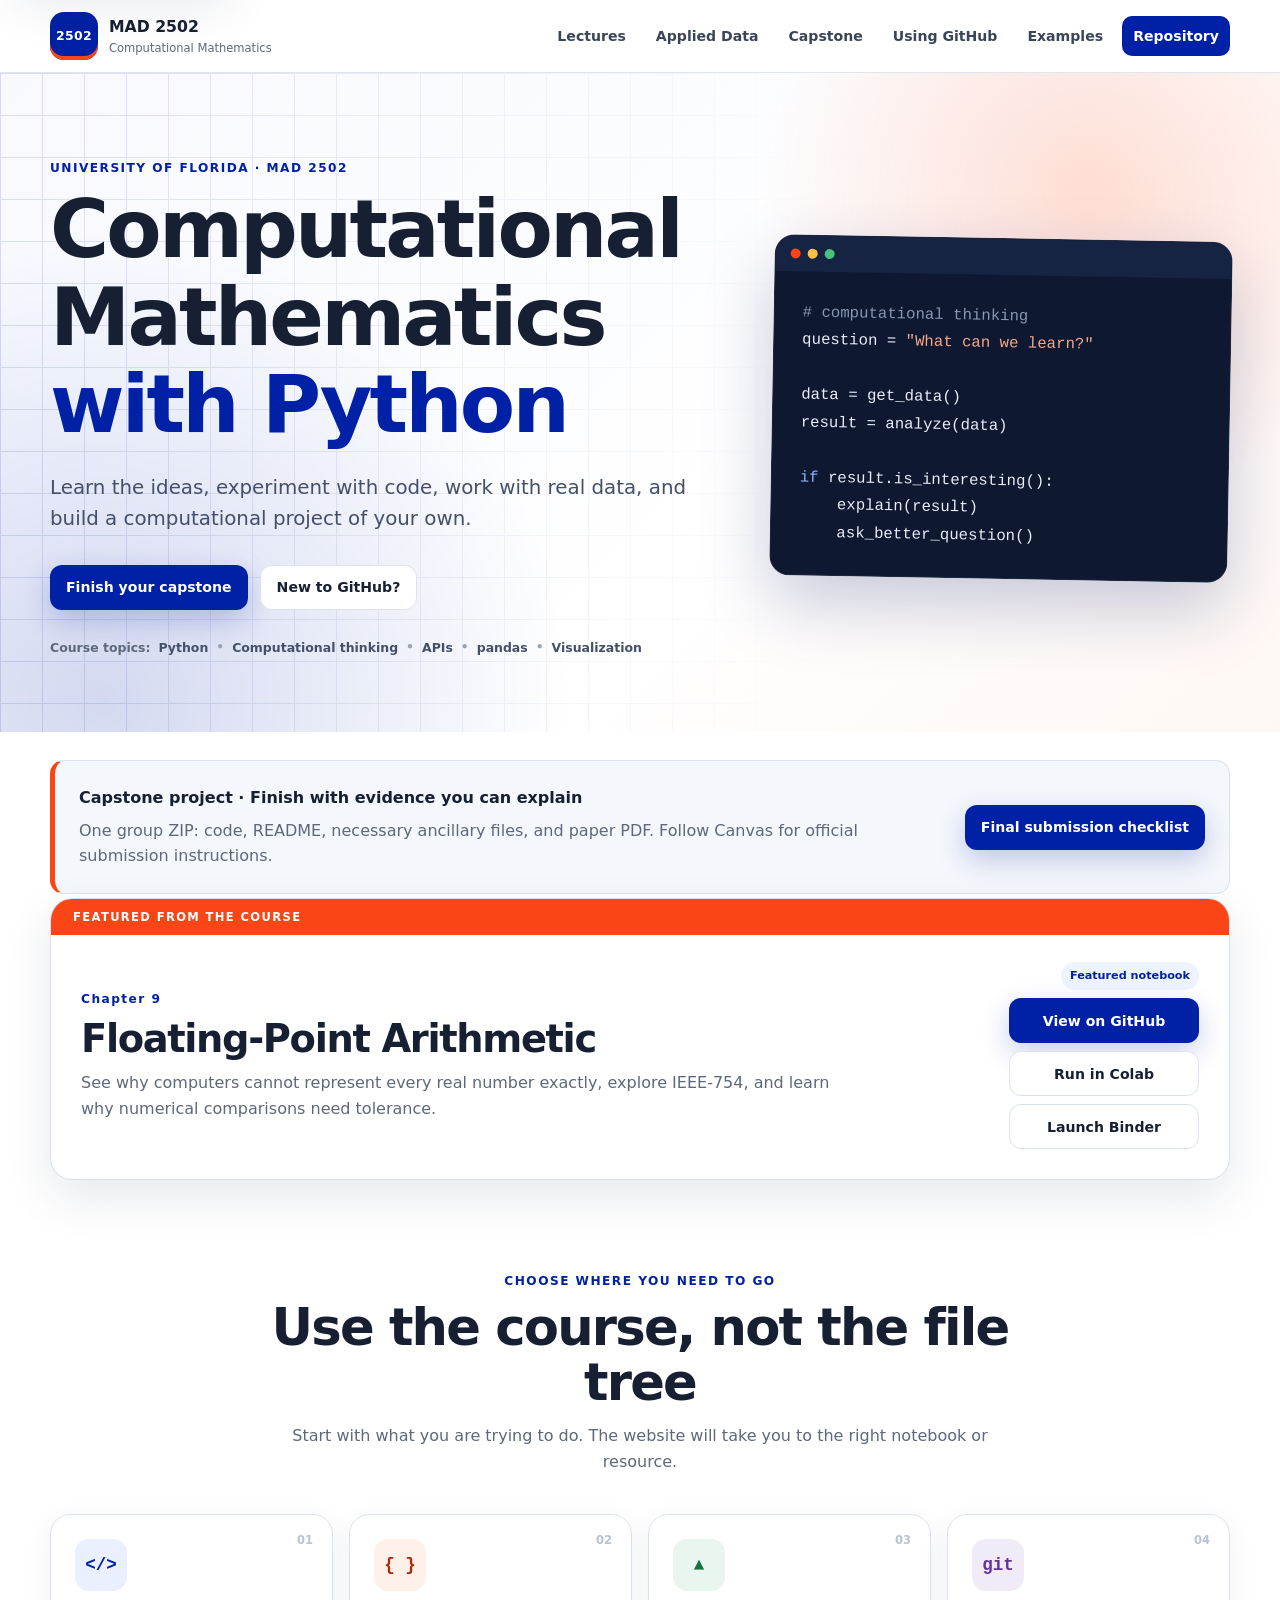
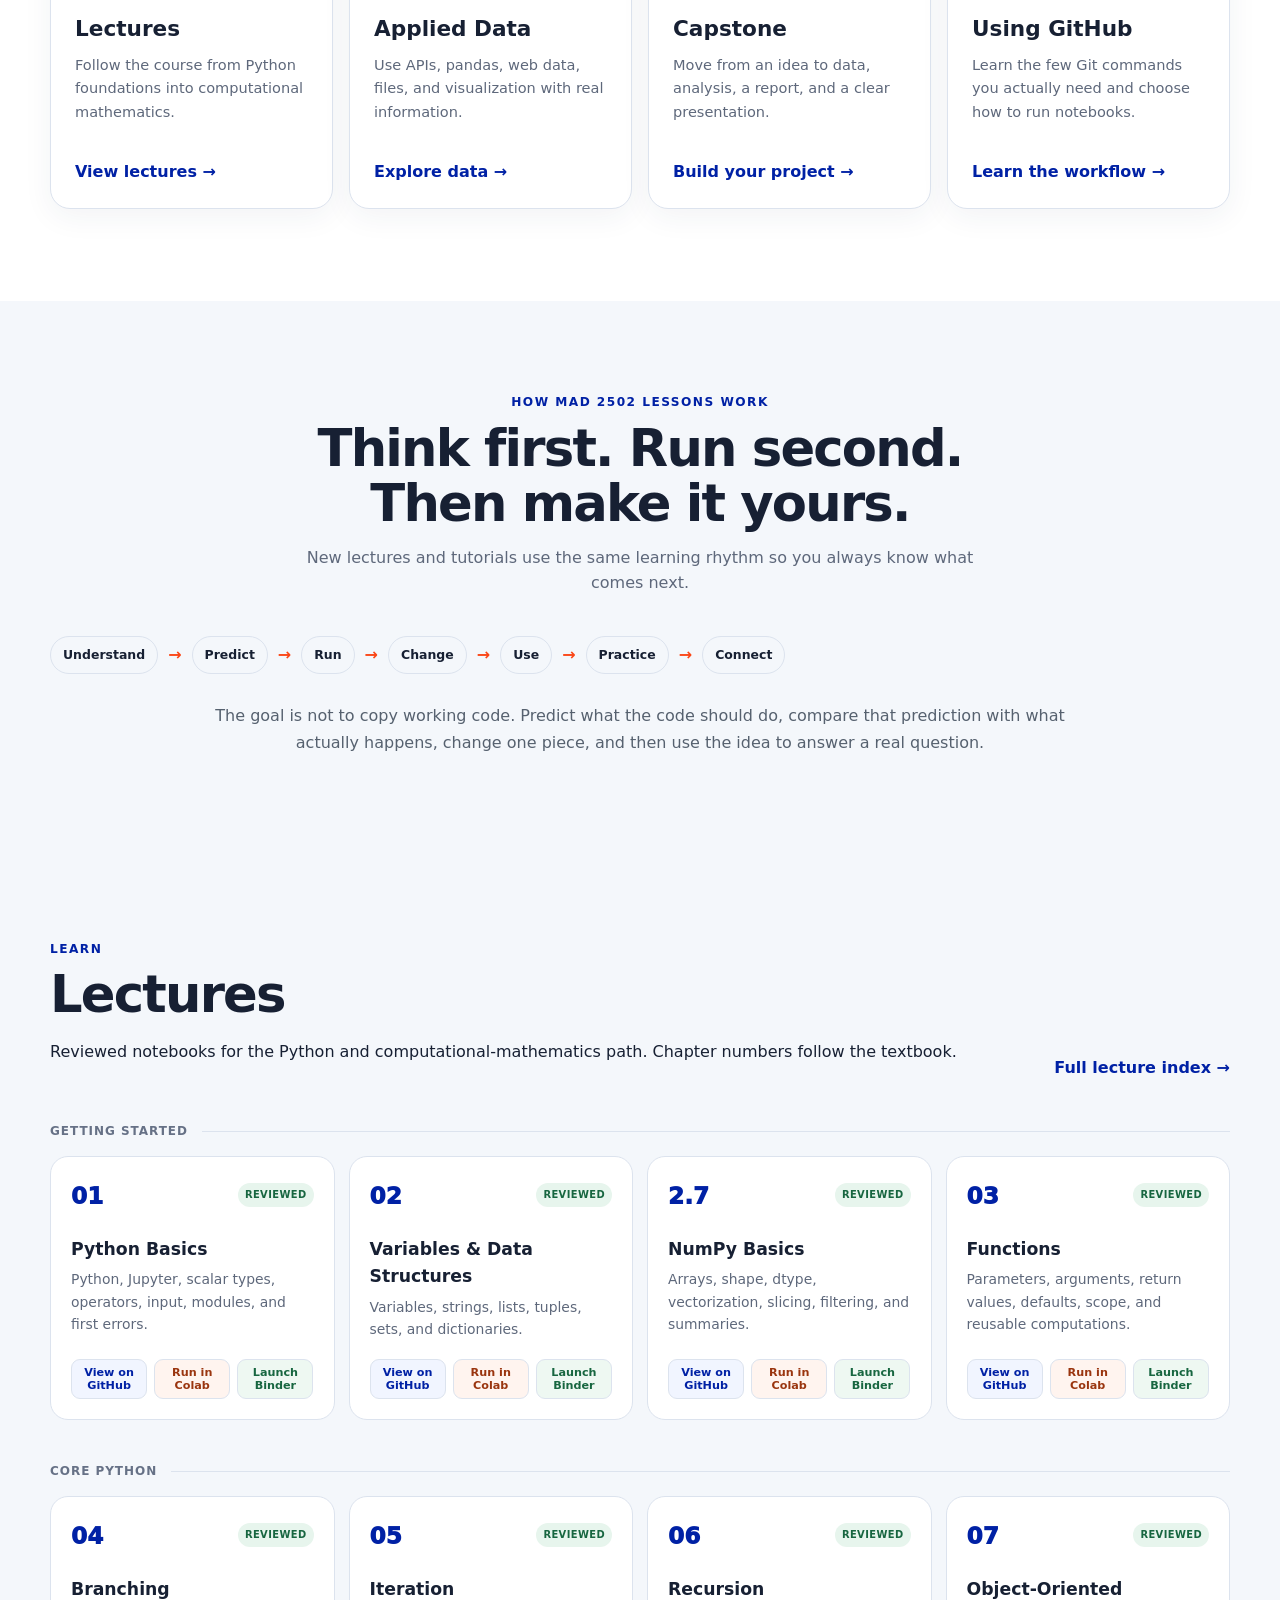
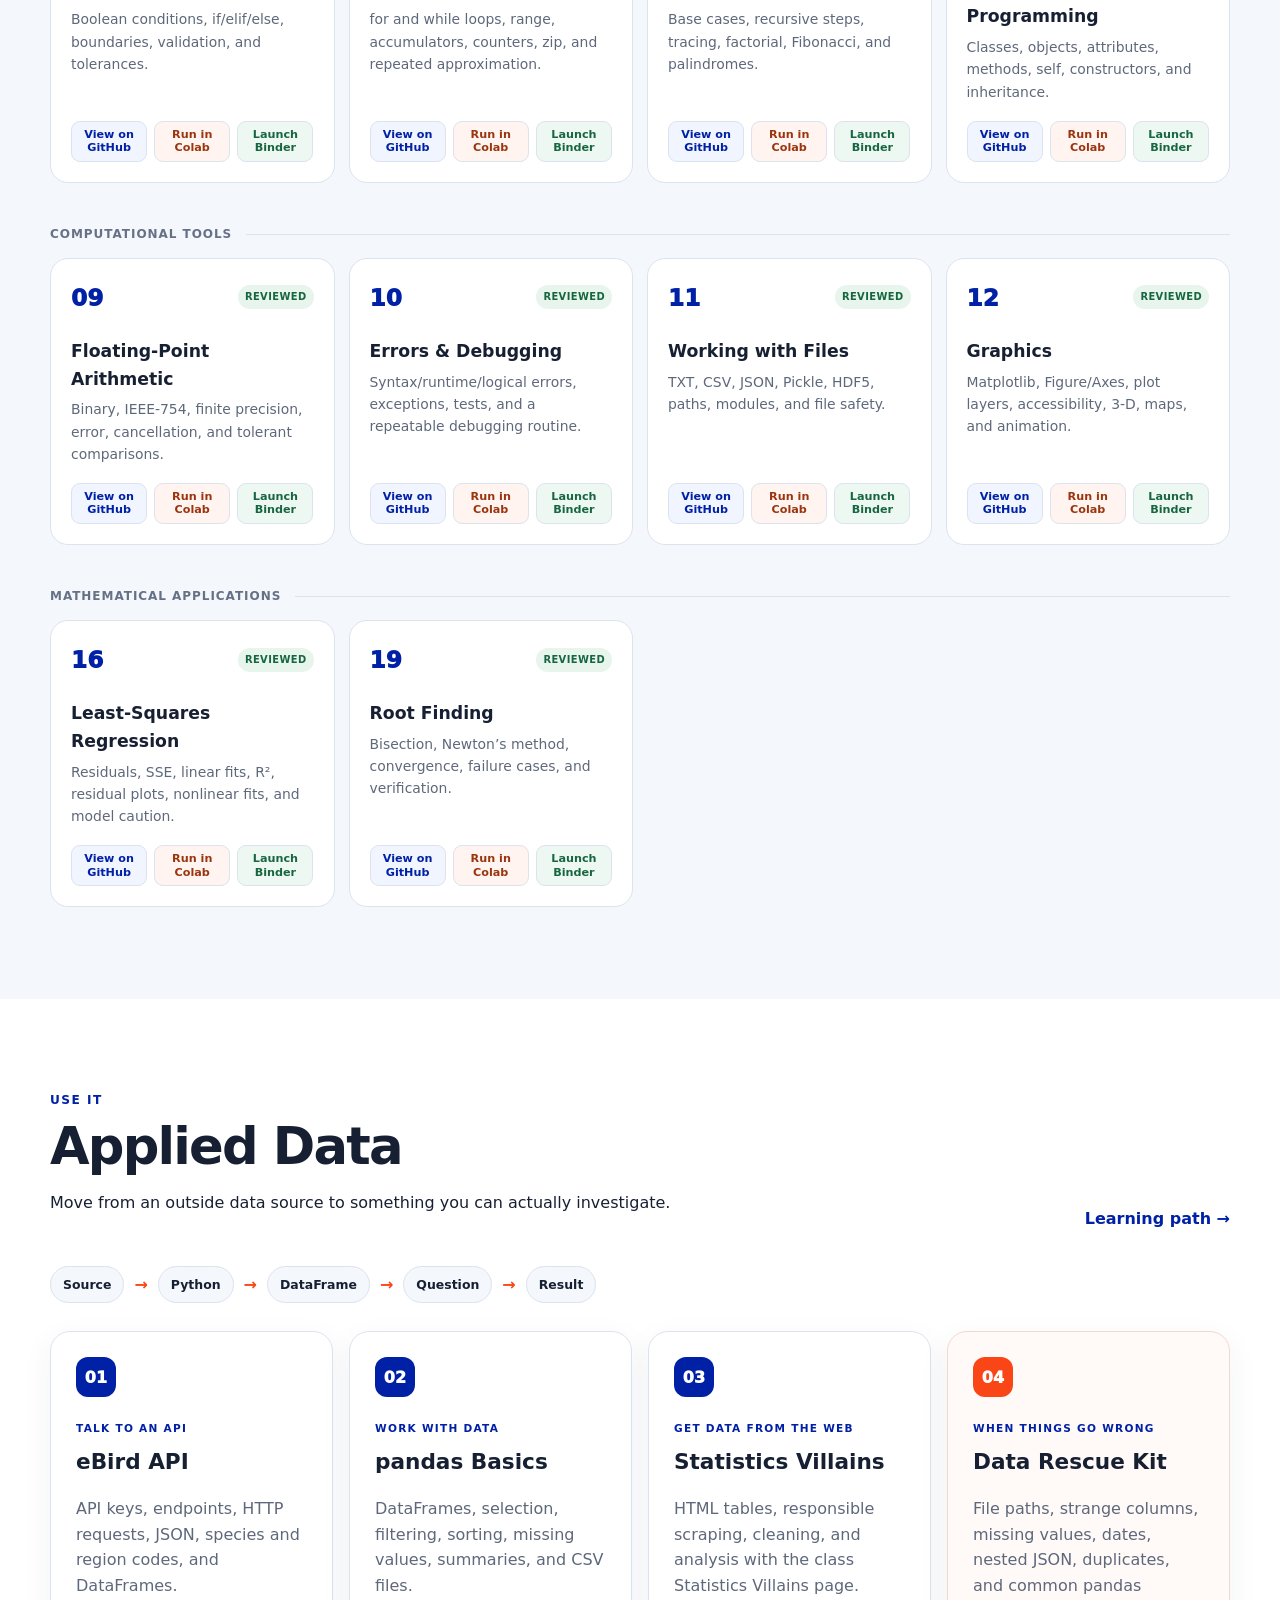
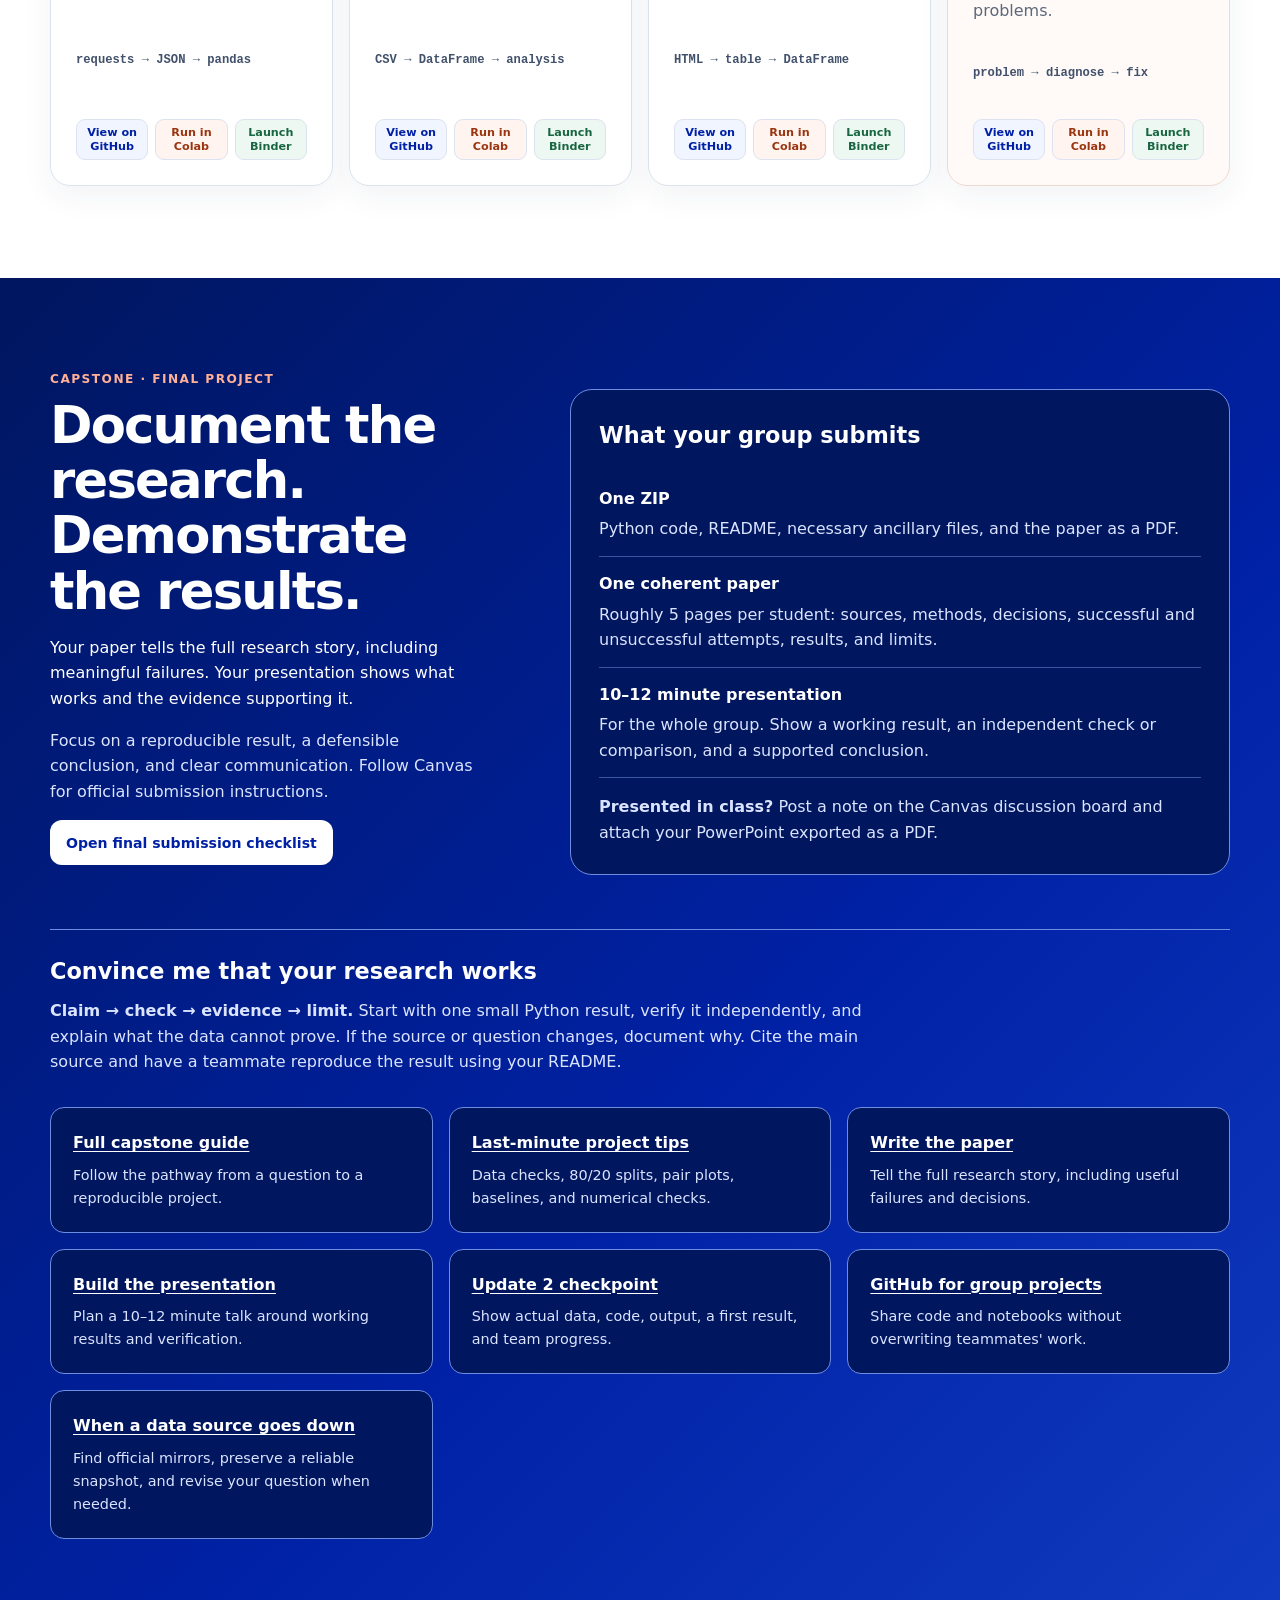
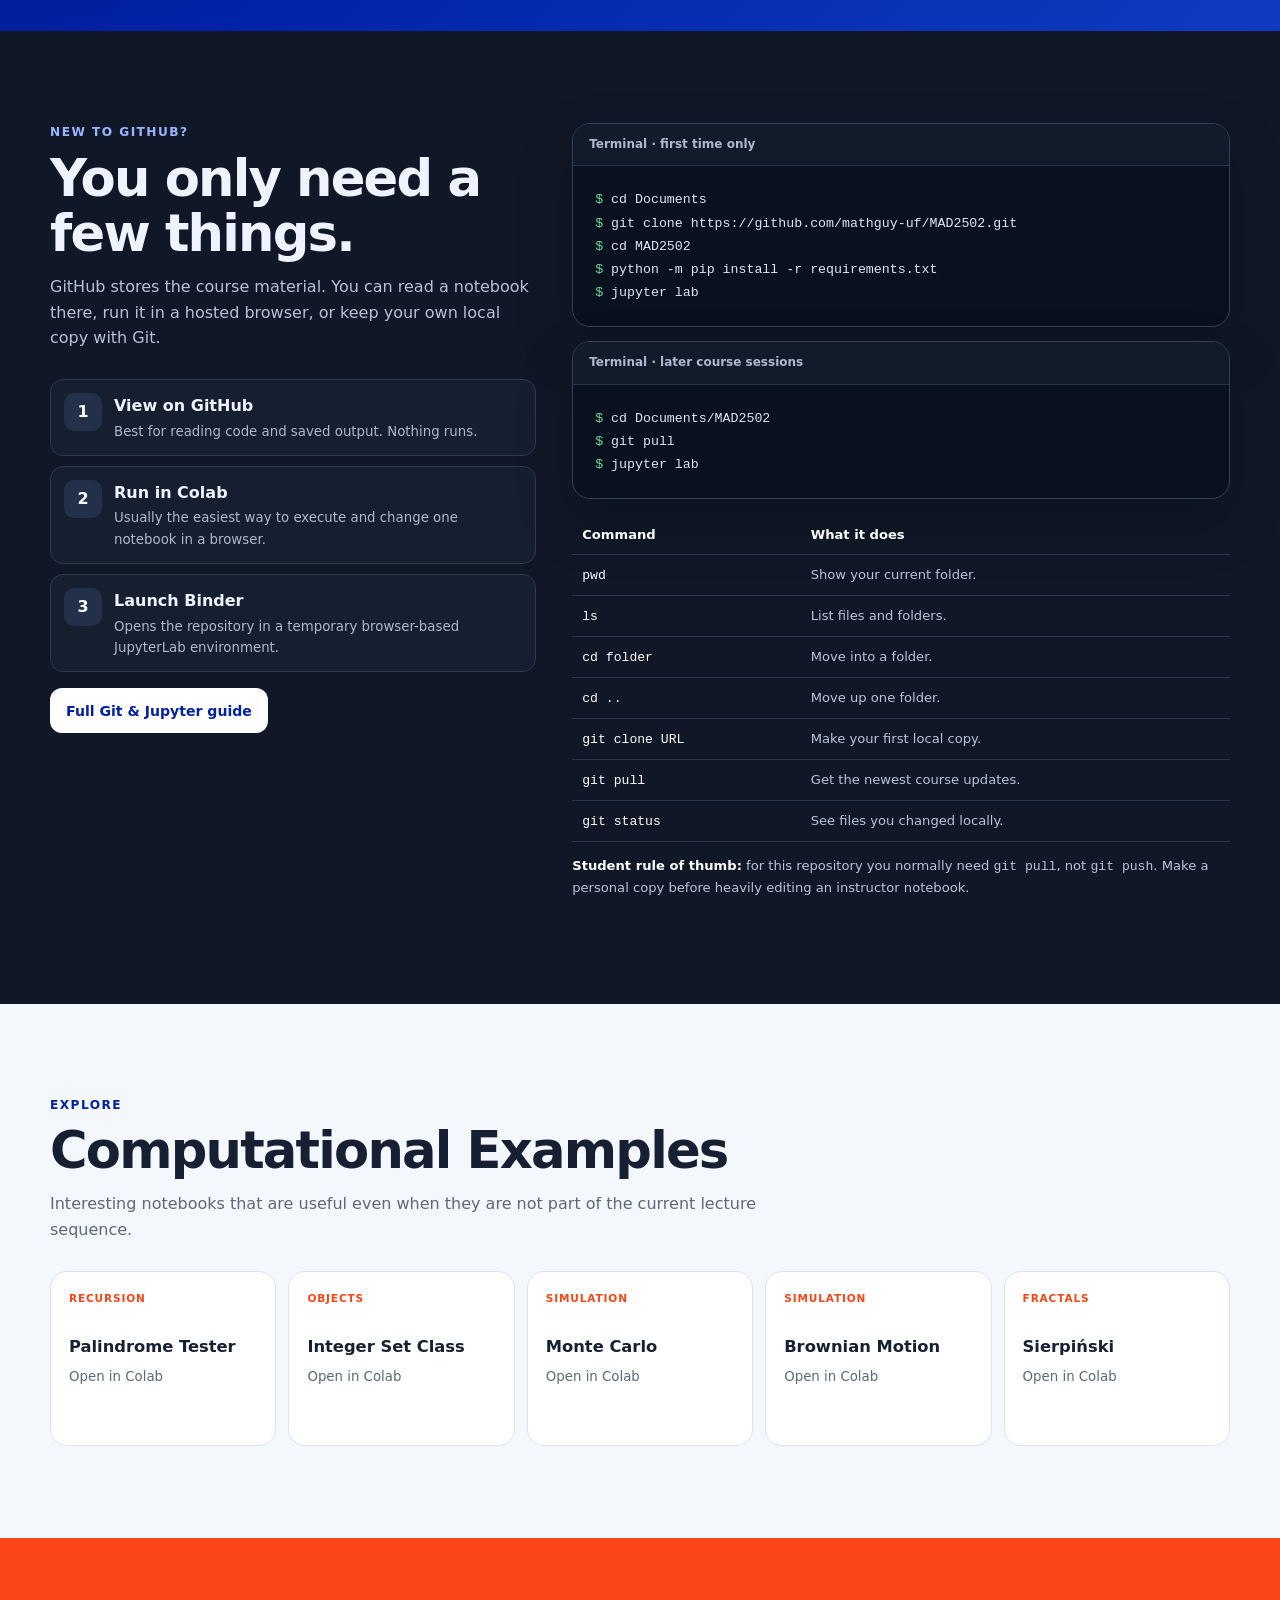
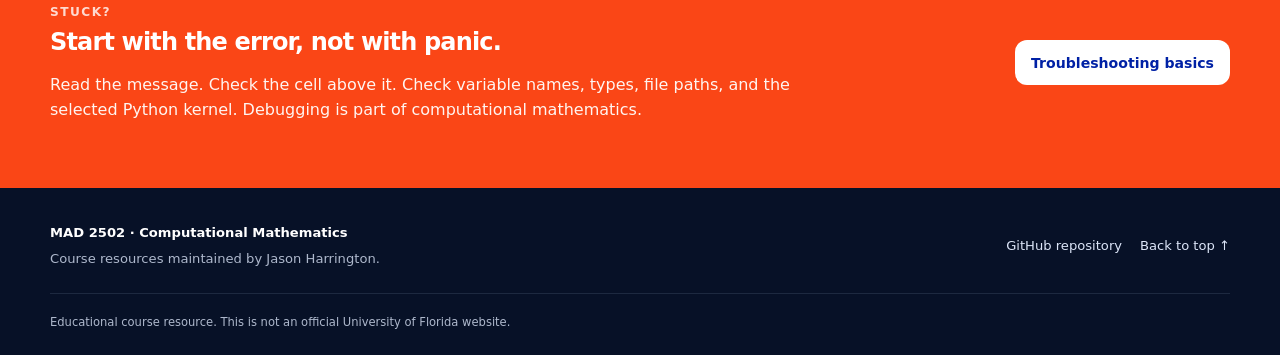
<file: index.html>
<!DOCTYPE html>
<html lang="en">
<head>
  <meta charset="UTF-8">
  <meta name="viewport" content="width=device-width, initial-scale=1">
  <meta name="theme-color" content="#0021A5">
  <meta name="description" content="MAD 2502 Computational Mathematics with Python course resources: lectures, applied data tutorials, capstone help, examples, and GitHub guidance.">
  <title>MAD 2502 | Computational Mathematics</title>
  <link rel="stylesheet" href="style.css?v=1.1.0">
</head>
<body>
  <a class="skip-link" href="#main-content">Skip to main content</a>

  <header class="site-header">
    <div class="nav-shell">
      <a class="brand" href="#top" aria-label="MAD 2502 home">
        <span class="brand-mark" aria-hidden="true">2502</span>
        <span><strong>MAD 2502</strong><small>Computational Mathematics</small></span>
      </a>
      <button class="menu-button" id="menuButton" type="button" aria-expanded="false" aria-controls="siteNav">Menu</button>
      <nav class="site-nav" id="siteNav" aria-label="Main navigation">
        <a href="#lectures">Lectures</a>
        <a href="#applied-data">Applied Data</a>
        <a href="#capstone">Capstone</a>
        <a href="#github">Using GitHub</a>
        <a href="#examples">Examples</a>
        <a class="nav-github" href="https://github.com/mathguy-uf/MAD2502">Repository</a>
      </nav>
    </div>
  </header>

  <main id="main-content">
    <section class="hero" id="top">
      <div class="hero-grid page-shell">
        <div class="hero-copy">
          <p class="eyebrow">UNIVERSITY OF FLORIDA · MAD 2502</p>
          <h1>Computational Mathematics <span>with Python</span></h1>
          <p class="hero-lead">Learn the ideas, experiment with code, work with real data, and build a computational project of your own.</p>
          <div class="hero-actions">
            <a class="button button-primary" href="#capstone">Finish your capstone</a>
            <a class="button button-secondary" href="#github">New to GitHub?</a>
          </div>
          <div class="hero-tags" aria-label="Course topics">
            <span>Python</span><span>Computational thinking</span><span>APIs</span><span>pandas</span><span>Visualization</span>
          </div>
        </div>

        <aside class="code-card" aria-label="Course idea">
          <div class="code-card-top"><span></span><span></span><span></span></div>
          <pre><code><span class="code-comment"># computational thinking</span>
question = <span class="code-string">"What can we learn?"</span>

data = get_data()
result = analyze(data)

<span class="code-keyword">if</span> result.is_interesting():
    explain(result)
    ask_better_question()</code></pre>
        </aside>
      </div>
    </section>

    <aside class="capstone-notice page-shell" aria-label="Capstone project guidance">
      <div><strong>Capstone project · Finish with evidence you can explain</strong><p>One group ZIP: code, README, necessary ancillary files, and paper PDF. Follow Canvas for official submission instructions.</p></div>
      <a class="button button-primary" href="https://github.com/mathguy-uf/MAD2502/blob/main/capstone/12_final_checklist.md">Final submission checklist</a>
    </aside>

    <section class="current-section" id="current" aria-labelledby="current-title">
      <div class="page-shell">
        <div class="current-card">
          <div class="current-badge">FEATURED FROM THE COURSE</div>
          <div class="current-main">
            <div>
              <p class="section-kicker">Chapter 9</p>
              <h2 id="current-title">Floating-Point Arithmetic</h2>
              <p>See why computers cannot represent every real number exactly, explore IEEE-754, and learn why numerical comparisons need tolerance.</p>
            </div>
            <div class="current-actions">
              <span class="status-pill">Featured notebook</span>
              <a class="button button-primary" href="https://github.com/mathguy-uf/MAD2502/blob/main/lectures/09_floating_point.ipynb">View on GitHub</a>
              <a class="button button-secondary" href="https://colab.research.google.com/github/mathguy-uf/MAD2502/blob/main/lectures/09_floating_point.ipynb">Run in Colab</a>
              <a class="button button-secondary" href="https://mybinder.org/v2/gh/mathguy-uf/MAD2502/main?urlpath=lab/tree/lectures/09_floating_point.ipynb">Launch Binder</a>
            </div>
          </div>
        </div>
      </div>
    </section>

    <section class="pathways page-shell" aria-labelledby="pathways-title">
      <div class="section-heading centered-heading">
        <p class="section-kicker">CHOOSE WHERE YOU NEED TO GO</p>
        <h2 id="pathways-title">Use the course, not the file tree</h2>
        <p>Start with what you are trying to do. The website will take you to the right notebook or resource.</p>
      </div>

      <div class="pathway-grid">
        <a class="pathway-card blue-card" href="#lectures"><span class="pathway-number">01</span><span class="pathway-icon" aria-hidden="true">&lt;/&gt;</span><h3>Lectures</h3><p>Follow the course from Python foundations into computational mathematics.</p><span class="card-link">View lectures →</span></a>
        <a class="pathway-card orange-card" href="#applied-data"><span class="pathway-number">02</span><span class="pathway-icon" aria-hidden="true">{ }</span><h3>Applied Data</h3><p>Use APIs, pandas, web data, files, and visualization with real information.</p><span class="card-link">Explore data →</span></a>
        <a class="pathway-card green-card" href="#capstone"><span class="pathway-number">03</span><span class="pathway-icon" aria-hidden="true">▲</span><h3>Capstone</h3><p>Move from an idea to data, analysis, a report, and a clear presentation.</p><span class="card-link">Build your project →</span></a>
        <a class="pathway-card purple-card" href="#github"><span class="pathway-number">04</span><span class="pathway-icon" aria-hidden="true">git</span><h3>Using GitHub</h3><p>Learn the few Git commands you actually need and choose how to run notebooks.</p><span class="card-link">Learn the workflow →</span></a>
      </div>
    </section>

    <section class="content-section light-section" id="lectures" aria-labelledby="lectures-title">
      <div class="page-shell">
        <div class="section-heading split-heading">
          <div><p class="section-kicker">LEARN</p><h2 id="lectures-title">Lectures</h2><p>Course notebooks are meant to be run, changed, broken, fixed, and run again.</p></div>
          <a class="text-link" href="https://github.com/mathguy-uf/MAD2502">Browse repository →</a>
        </div>

        <div class="unit-label"><span>Python foundations</span></div>
        <div class="resource-grid">
          <article class="resource-card available">
            <div class="resource-top"><span class="chapter">03</span><span class="available-label">Available</span></div>
            <h3>Functions &amp; Scope</h3>
            <p>Functions, parameters, keyword arguments, local variables, and nested functions.</p>
            <div class="notebook-actions">
              <a href="https://github.com/mathguy-uf/MAD2502/blob/main/lectures/03_functions.ipynb">View on GitHub</a>
              <a href="https://colab.research.google.com/github/mathguy-uf/MAD2502/blob/main/lectures/03_functions.ipynb">Run in Colab</a>
              <a href="https://mybinder.org/v2/gh/mathguy-uf/MAD2502/main?urlpath=lab/tree/lectures/03_functions.ipynb">Launch Binder</a>
            </div>
          </article>
          <article class="resource-card planned"><div class="resource-top"><span class="chapter">04</span><span class="planned-label">Updating</span></div><h3>Branching</h3><p>Boolean expressions, decisions, and <code>if / elif / else</code>.</p><span class="resource-link muted">Current notebook will be added</span></article>
          <article class="resource-card planned"><div class="resource-top"><span class="chapter">05</span><span class="planned-label">Updating</span></div><h3>Iteration</h3><p><code>for</code> loops, <code>while</code> loops, repeated computation, and patterns.</p><span class="resource-link muted">Current notebook will be added</span></article>
          <article class="resource-card planned"><div class="resource-top"><span class="chapter">06</span><span class="planned-label">Updating</span></div><h3>Recursion</h3><p>Base cases, recursive calls, execution tracing, and recursive problem solving.</p><span class="resource-link muted">Current notebook will be added</span></article>
        </div>

        <div class="unit-label"><span>More course material</span></div>
        <div class="resource-grid">
          <article class="resource-card available">
            <div class="resource-top"><span class="chapter">07</span><span class="available-label">Archive copy</span></div>
            <h3>Files &amp; Data Structures</h3><p>Text files, tuples, lists, nested lists, and identity.</p>
            <div class="notebook-actions"><a href="https://github.com/mathguy-uf/MAD2502/blob/main/examples/collections.ipynb">View on GitHub</a><a href="https://colab.research.google.com/github/mathguy-uf/MAD2502/blob/main/examples/collections.ipynb">Run in Colab</a><a href="https://mybinder.org/v2/gh/mathguy-uf/MAD2502/main?urlpath=lab/tree/examples/collections.ipynb">Launch Binder</a></div>
          </article>
          <article class="resource-card available">
            <div class="resource-top"><span class="chapter">08</span><span class="available-label">Archive copy</span></div>
            <h3>Collections &amp; Iteration</h3><p>Lists, dictionaries, mapping, membership, and string operations.</p>
            <div class="notebook-actions"><a href="https://github.com/mathguy-uf/MAD2502/blob/main/examples/collections.ipynb">View on GitHub</a><a href="https://colab.research.google.com/github/mathguy-uf/MAD2502/blob/main/examples/collections.ipynb">Run in Colab</a><a href="https://mybinder.org/v2/gh/mathguy-uf/MAD2502/main?urlpath=lab/tree/examples/collections.ipynb">Launch Binder</a></div>
          </article>
          <article class="resource-card available">
            <div class="resource-top"><span class="chapter">10</span><span class="available-label">Available</span></div>
            <h3>Errors &amp; Exceptions</h3><p>Runtime errors, input validation, <code>try / except</code>, and raising errors.</p>
            <div class="notebook-actions"><a href="https://github.com/mathguy-uf/MAD2502/blob/main/lectures/10_errors.ipynb">View on GitHub</a><a href="https://colab.research.google.com/github/mathguy-uf/MAD2502/blob/main/lectures/10_errors.ipynb">Run in Colab</a><a href="https://mybinder.org/v2/gh/mathguy-uf/MAD2502/main?urlpath=lab/tree/lectures/10_errors.ipynb">Launch Binder</a></div>
          </article>
          <article class="resource-card planned"><div class="resource-top"><span class="chapter">10–12</span><span class="planned-label">Updating</span></div><h3>Arithmetic, Files &amp; Graphics</h3><p>IEEE-754, current file formats, Matplotlib, animation, and visualization.</p><span class="resource-link muted">Current notebooks will replace older material</span></article>
        </div>
      </div>
    </section>

    <section class="content-section" id="applied-data" aria-labelledby="data-title">
      <div class="page-shell">
        <div class="section-heading split-heading"><div><p class="section-kicker">USE IT</p><h2 id="data-title">Applied Data</h2><p>Move from an outside data source to something you can actually investigate.</p></div><a class="text-link" href="https://github.com/mathguy-uf/MAD2502/blob/main/applied_data/README.md">Learning path →</a></div>
        <div class="pipeline" aria-label="Applied data workflow"><span>Source</span><b>→</b><span>Python</span><b>→</b><span>DataFrame</span><b>→</b><span>Question</span><b>→</b><span>Result</span></div>
        <div class="tutorial-grid">
          <article class="tutorial-card"><div class="tutorial-step">01</div><p class="tutorial-type">TALK TO AN API</p><h3>eBird API</h3><p>API keys, endpoints, HTTP requests, JSON, species and region codes, and DataFrames.</p><span class="tutorial-flow">requests → JSON → pandas</span><span class="button button-disabled" aria-disabled="true">Notebook coming soon</span></article>
          <article class="tutorial-card"><div class="tutorial-step">02</div><p class="tutorial-type">WORK WITH DATA</p><h3>pandas Basics</h3><p>DataFrames, selection, filtering, sorting, missing values, summaries, and CSV files.</p><span class="tutorial-flow">CSV → DataFrame → analysis</span><span class="button button-disabled" aria-disabled="true">Notebook coming soon</span></article>
          <article class="tutorial-card"><div class="tutorial-step">03</div><p class="tutorial-type">GET DATA FROM THE WEB</p><h3>Statistics Villains</h3><p>HTML tables, responsible scraping, cleaning, and analysis with the class Statistics Villains page.</p><span class="tutorial-flow">HTML → table → DataFrame</span><span class="button button-disabled" aria-disabled="true">Notebook coming soon</span></article>
          <article class="tutorial-card rescue-card"><div class="tutorial-step">04</div><p class="tutorial-type">WHEN THINGS GO WRONG</p><h3>Data Rescue Kit</h3><p>File paths, strange columns, missing values, dates, nested JSON, duplicates, and common pandas problems.</p><span class="tutorial-flow">problem → diagnose → fix</span><span class="button button-disabled" aria-disabled="true">Notebook coming soon</span></article>
        </div>
      </div>
    </section>

    <section class="content-section capstone-section" id="capstone" aria-labelledby="capstone-title">
      <div class="page-shell">
        <div class="capstone-grid">
          <div class="section-heading">
            <p class="section-kicker">CAPSTONE · FINAL PROJECT</p>
            <h2 id="capstone-title">Document the research.<br>Demonstrate the results.</h2>
            <p>Your paper tells the full research story, including meaningful failures. Your presentation shows what works and the evidence supporting it.</p>
            <p>Focus on a reproducible result, a defensible conclusion, and clear communication. Follow Canvas for official submission instructions.</p>
            <a class="button button-light" href="https://github.com/mathguy-uf/MAD2502/blob/main/capstone/12_final_checklist.md">Open final submission checklist</a>
          </div>
          <div class="capstone-deliverables">
            <h3>What your group submits</h3>
            <dl>
              <div><dt>One ZIP</dt><dd>Python code, README, necessary ancillary files, and the paper as a PDF.</dd></div>
              <div><dt>One coherent paper</dt><dd>Roughly 5 pages per student: sources, methods, decisions, successful and unsuccessful attempts, results, and limits.</dd></div>
              <div><dt>10–12 minute presentation</dt><dd>For the whole group. Show a working result, an independent check or comparison, and a supported conclusion.</dd></div>
            </dl>
            <p><strong>Presented in class?</strong> Post a note on the Canvas discussion board and attach your PowerPoint exported as a PDF.</p>
          </div>
        </div>
        <div class="capstone-evidence">
          <h3>Convince me that your research works</h3>
          <p><strong>Claim → check → evidence → limit.</strong> Start with one small Python result, verify it independently, and explain what the data cannot prove. If the source or question changes, document why. Cite the main source and have a teammate reproduce the result using your README.</p>
        </div>
        <nav class="capstone-resource-grid" aria-label="Capstone resources">
          <a href="https://github.com/mathguy-uf/MAD2502/blob/main/capstone/README.md"><strong>Full capstone guide</strong><span>Follow the pathway from a question to a reproducible project.</span></a>
          <a href="https://github.com/mathguy-uf/MAD2502/blob/main/capstone/13_last_minute_tips.md"><strong>Last-minute project tips</strong><span>Data checks, 80/20 splits, pair plots, baselines, and numerical checks.</span></a>
          <a href="https://github.com/mathguy-uf/MAD2502/blob/main/capstone/08_final_report.md"><strong>Write the paper</strong><span>Tell the full research story, including useful failures and decisions.</span></a>
          <a href="https://github.com/mathguy-uf/MAD2502/blob/main/capstone/09_presentation.md"><strong>Build the presentation</strong><span>Plan a 10–12 minute talk around working results and verification.</span></a>
          <a href="https://github.com/mathguy-uf/MAD2502/blob/main/capstone/14_update_2.md"><strong>Update 2 checkpoint</strong><span>Show actual data, code, output, a first result, and team progress.</span></a>
          <a href="https://github.com/mathguy-uf/MAD2502/blob/main/capstone/11_github_group_projects.md"><strong>GitHub for group projects</strong><span>Share code and notebooks without overwriting teammates' work.</span></a>
          <a href="https://github.com/mathguy-uf/MAD2502/blob/main/capstone/15_data_source_recovery.md"><strong>When a data source goes down</strong><span>Find official mirrors, preserve a reliable snapshot, and revise your question when needed.</span></a>
        </nav>
      </div>
    </section>

    <section class="github-guide" id="github" aria-labelledby="github-title">
      <div class="page-shell github-grid">
        <div>
          <div class="section-heading">
            <p class="section-kicker">NEW TO GITHUB?</p>
            <h2 id="github-title">You only need a few things.</h2>
            <p>GitHub stores the course material. You can read a notebook there, run it in a hosted browser, or keep your own local copy with Git.</p>
          </div>
          <div class="github-methods">
            <div class="github-method"><span>1</span><div><strong>View on GitHub</strong><small>Best for reading code and saved output. Nothing runs.</small></div></div>
            <div class="github-method"><span>2</span><div><strong>Run in Colab</strong><small>Usually the easiest way to execute and change one notebook in a browser.</small></div></div>
            <div class="github-method"><span>3</span><div><strong>Launch Binder</strong><small>Opens the repository in a temporary browser-based JupyterLab environment.</small></div></div>
          </div>
          <p><a class="button button-light" href="https://github.com/mathguy-uf/MAD2502/blob/main/START_HERE.md">Full Git &amp; Jupyter guide</a></p>
        </div>

        <div>
          <div class="terminal-card" aria-label="Git commands for MAD 2502">
            <div class="terminal-title">Terminal · first time only</div>
            <pre><code><span class="prompt">$</span> cd Documents
<span class="prompt">$</span> git clone https://github.com/mathguy-uf/MAD2502.git
<span class="prompt">$</span> cd MAD2502
<span class="prompt">$</span> python -m pip install -r requirements.txt
<span class="prompt">$</span> jupyter lab</code></pre>
          </div>
          <div class="terminal-card" style="margin-top:14px" aria-label="Git commands for later course sessions">
            <div class="terminal-title">Terminal · later course sessions</div>
            <pre><code><span class="prompt">$</span> cd Documents/MAD2502
<span class="prompt">$</span> git pull
<span class="prompt">$</span> jupyter lab</code></pre>
          </div>
          <table class="command-table">
            <thead><tr><th>Command</th><th>What it does</th></tr></thead>
            <tbody>
              <tr><td><code>pwd</code></td><td>Show your current folder.</td></tr>
              <tr><td><code>ls</code></td><td>List files and folders.</td></tr>
              <tr><td><code>cd folder</code></td><td>Move into a folder.</td></tr>
              <tr><td><code>cd ..</code></td><td>Move up one folder.</td></tr>
              <tr><td><code>git clone URL</code></td><td>Make your first local copy.</td></tr>
              <tr><td><code>git pull</code></td><td>Get the newest course updates.</td></tr>
              <tr><td><code>git status</code></td><td>See files you changed locally.</td></tr>
            </tbody>
          </table>
          <p style="color:#b9c4d8;font-size:.82rem"><strong style="color:white">Student rule of thumb:</strong> for this repository you normally need <code>git pull</code>, not <code>git push</code>. Make a personal copy before heavily editing an instructor notebook.</p>
        </div>
      </div>
    </section>

    <section class="content-section light-section" id="examples" aria-labelledby="examples-title">
      <div class="page-shell">
        <div class="section-heading"><p class="section-kicker">EXPLORE</p><h2 id="examples-title">Computational Examples</h2><p>Interesting notebooks that are useful even when they are not part of the current lecture sequence.</p></div>
        <div class="example-list">
          <a href="https://colab.research.google.com/github/mathguy-uf/MAD2502/blob/main/examples/palindrome.ipynb"><span>Recursion</span><strong>Palindrome Tester</strong><small>Open in Colab</small></a>
          <a href="https://colab.research.google.com/github/mathguy-uf/MAD2502/blob/main/examples/intset_example.ipynb"><span>Objects</span><strong>Integer Set Class</strong><small>Open in Colab</small></a>
          <a href="https://colab.research.google.com/github/mathguy-uf/MAD2502/blob/main/examples/monte_carlo.ipynb"><span>Simulation</span><strong>Monte Carlo</strong><small>Open in Colab</small></a>
          <a href="https://colab.research.google.com/github/mathguy-uf/MAD2502/blob/main/examples/brownian_motion.ipynb"><span>Simulation</span><strong>Brownian Motion</strong><small>Open in Colab</small></a>
          <a href="https://colab.research.google.com/github/mathguy-uf/MAD2502/blob/main/examples/sierpinski.ipynb"><span>Fractals</span><strong>Sierpiński</strong><small>Open in Colab</small></a>
        </div>
      </div>
    </section>

    <section class="help-strip">
      <div class="page-shell help-grid">
        <div><p class="section-kicker">STUCK?</p><h2>Start with the error, not with panic.</h2><p>Read the message. Check the cell above it. Check variable names, types, file paths, and the selected Python kernel. Debugging is part of computational mathematics.</p></div>
        <a class="button button-light" href="https://github.com/mathguy-uf/MAD2502/blob/main/START_HERE.md">Troubleshooting basics</a>
      </div>
    </section>
  </main>

  <footer class="site-footer">
    <div class="page-shell footer-grid"><div><strong>MAD 2502 · Computational Mathematics</strong><p>Course resources maintained by Jason Harrington.</p></div><div class="footer-links"><a href="https://github.com/mathguy-uf/MAD2502">GitHub repository</a><a href="#top">Back to top ↑</a></div></div>
    <div class="page-shell footer-note">Educational course resource. This is not an official University of Florida website.</div>
  </footer>

  <script src="script.js?v=1.0.0"></script>
</body>
</html>
</file>
<file: style.css>
:root {
  --uf-blue: #0021a5;
  --uf-blue-dark: #00165f;
  --uf-orange: #fa4616;
  --ink: #172033;
  --muted: #5e687b;
  --surface: #ffffff;
  --surface-soft: #f4f7fb;
  --border: #dce3ee;
  --green: #177245;
  --purple: #663399;
  --shadow: 0 18px 48px rgba(21, 38, 73, 0.10);
  --radius: 22px;
  --page: 1180px;
}

* { box-sizing: border-box; }
html { scroll-behavior: smooth; }
body {
  margin: 0;
  color: var(--ink);
  background: var(--surface);
  font-family: Inter, ui-sans-serif, system-ui, -apple-system, BlinkMacSystemFont, "Segoe UI", sans-serif;
  line-height: 1.6;
}
a { color: inherit; }
code, pre { font-family: "SFMono-Regular", Consolas, "Liberation Mono", monospace; }

.skip-link {
  position: fixed;
  left: 16px;
  top: -60px;
  z-index: 1000;
  padding: 10px 14px;
  border-radius: 10px;
  background: #fff;
  color: var(--uf-blue);
  font-weight: 800;
  box-shadow: var(--shadow);
}
.skip-link:focus { top: 16px; }

.page-shell,
.nav-shell { width: min(calc(100% - 36px), var(--page)); margin-inline: auto; }

.site-header {
  position: sticky;
  top: 0;
  z-index: 50;
  background: rgba(255,255,255,.96);
  border-bottom: 1px solid rgba(220,227,238,.9);
  backdrop-filter: blur(14px);
}
.nav-shell {
  min-height: 72px;
  display: flex;
  align-items: center;
  justify-content: space-between;
  gap: 22px;
}
.brand {
  display: flex;
  align-items: center;
  gap: 11px;
  text-decoration: none;
  color: var(--ink);
}
.brand-mark {
  display: grid;
  place-items: center;
  width: 48px;
  height: 48px;
  border-radius: 14px;
  background: var(--uf-blue);
  color: #fff;
  font-size: .78rem;
  font-weight: 900;
  letter-spacing: .03em;
  box-shadow: inset 0 -4px 0 var(--uf-orange);
}
.brand strong,
.brand small { display: block; }
.brand strong { font-size: .98rem; }
.brand small { color: var(--muted); font-size: .72rem; }
.site-nav { display: flex; align-items: center; gap: 8px; }
.site-nav a {
  padding: 9px 11px;
  text-decoration: none;
  border-radius: 10px;
  color: #3a4559;
  font-size: .88rem;
  font-weight: 750;
}
.site-nav a:hover,
.site-nav a:focus-visible { background: var(--surface-soft); color: var(--uf-blue); }
.site-nav .nav-github { color: #fff; background: var(--uf-blue); }
.menu-button {
  display: none;
  min-height: 42px;
  padding: 0 14px;
  border: 1px solid var(--border);
  border-radius: 10px;
  background: #fff;
  color: var(--ink);
  font: inherit;
  font-weight: 800;
}

.hero {
  position: relative;
  overflow: hidden;
  padding: 86px 0 74px;
  background:
    radial-gradient(circle at 85% 18%, rgba(250,70,22,.18), transparent 27%),
    radial-gradient(circle at 8% 95%, rgba(0,33,165,.16), transparent 35%),
    linear-gradient(135deg, #f7f9ff 0%, #fff 62%, #fff7f4 100%);
}
.hero::before {
  content: "";
  position: absolute;
  inset: 0;
  opacity: .13;
  background-image: linear-gradient(#0021a5 1px, transparent 1px), linear-gradient(90deg, #0021a5 1px, transparent 1px);
  background-size: 42px 42px;
  mask-image: linear-gradient(to right, #000, transparent 65%);
}
.hero-grid {
  position: relative;
  display: grid;
  grid-template-columns: minmax(0, 1.18fr) minmax(320px, .82fr);
  align-items: center;
  gap: 64px;
}
.eyebrow,
.section-kicker,
.tutorial-type {
  margin: 0 0 8px;
  color: var(--uf-blue);
  font-size: .76rem;
  font-weight: 900;
  letter-spacing: .12em;
}
.hero h1,
.section-heading h2,
.current-card h2,
.help-strip h2 { margin: 0; line-height: 1.08; letter-spacing: -.035em; }
.hero h1 { max-width: 720px; font-size: clamp(2.75rem, 6.3vw, 5.75rem); }
.hero h1 span { color: var(--uf-blue); }
.hero-lead { max-width: 690px; margin: 24px 0 0; color: #44506a; font-size: clamp(1.05rem, 2vw, 1.24rem); }
.hero-actions { display: flex; flex-wrap: wrap; gap: 12px; margin-top: 30px; }
.hero-tags { display: flex; flex-wrap: wrap; gap: 8px; margin-top: 28px; }
.hero-tags span {
  padding: 6px 10px;
  border: 1px solid #ccd6eb;
  border-radius: 999px;
  background: rgba(255,255,255,.78);
  color: #42506a;
  font-size: .77rem;
  font-weight: 750;
}

.button {
  display: inline-flex;
  min-height: 45px;
  align-items: center;
  justify-content: center;
  gap: 7px;
  padding: 0 16px;
  border-radius: 12px;
  text-decoration: none;
  font-weight: 850;
  font-size: .88rem;
  transition: transform .15s ease, box-shadow .15s ease, background .15s ease;
}
.button:hover { transform: translateY(-1px); }
.button-primary { color: #fff; background: var(--uf-blue); box-shadow: 0 10px 28px rgba(0,33,165,.22); }
.button-secondary { border: 1px solid var(--border); background: #fff; color: var(--ink); }
.button-light { color: var(--uf-blue); background: #fff; }
.button-disabled { cursor: default; color: #697386; background: #edf1f7; border: 1px solid #dbe2ec; }
.button-disabled:hover { transform: none; }

.code-card {
  overflow: hidden;
  border: 1px solid rgba(255,255,255,.08);
  border-radius: 20px;
  background: #0e1830;
  box-shadow: 0 28px 70px rgba(0,22,95,.22);
  transform: rotate(1deg);
}
.code-card-top { display: flex; gap: 7px; padding: 13px 15px; background: #162342; }
.code-card-top span { width: 10px; height: 10px; border-radius: 50%; background: #8490a8; }
.code-card-top span:first-child { background: #fa4616; }
.code-card-top span:nth-child(2) { background: #ffbf4d; }
.code-card-top span:nth-child(3) { background: #45c477; }
.code-card pre { overflow-x: auto; margin: 0; padding: 28px; color: #e9edf8; font-size: clamp(.78rem, 1.4vw, .98rem); line-height: 1.75; }
.code-comment { color: #8896b2; }
.code-string { color: #f6a887; }
.code-keyword { color: #8fb2ff; }

.current-section { margin-top: -24px; position: relative; z-index: 4; }
.current-card {
  overflow: hidden;
  border: 1px solid #d8e0ed;
  border-radius: var(--radius);
  background: #fff;
  box-shadow: var(--shadow);
}
.current-badge {
  padding: 9px 22px;
  color: #fff;
  background: var(--uf-orange);
  font-size: .72rem;
  font-weight: 900;
  letter-spacing: .12em;
}
.current-main { display: grid; grid-template-columns: 1fr auto; align-items: center; gap: 32px; padding: 27px 30px 30px; }
.current-card h2 { font-size: clamp(1.65rem, 3vw, 2.45rem); }
.current-card p:not(.section-kicker) { max-width: 760px; margin: 11px 0 0; color: var(--muted); }
.current-actions { display: flex; flex-direction: column; align-items: stretch; gap: 8px; min-width: 190px; }
.status-pill { align-self: flex-end; padding: 5px 9px; border-radius: 999px; background: #eef4ff; color: var(--uf-blue); font-size: .7rem; font-weight: 900; }

.pathways { padding-top: 92px; padding-bottom: 92px; }
.section-heading { margin-bottom: 28px; }
.section-heading h2 { font-size: clamp(2rem, 4vw, 3.35rem); }
.section-heading > p:last-child { max-width: 720px; margin: 13px 0 0; color: var(--muted); }
.centered-heading { max-width: 760px; margin: 0 auto 40px; text-align: center; }
.centered-heading > p:last-child { margin-inline: auto; }
.split-heading { display: flex; justify-content: space-between; align-items: end; gap: 24px; }
.text-link { color: var(--uf-blue); font-weight: 850; text-decoration: none; }
.pathway-grid { display: grid; grid-template-columns: repeat(4, 1fr); gap: 16px; }
.pathway-card {
  position: relative;
  display: flex;
  min-height: 295px;
  flex-direction: column;
  padding: 24px;
  border: 1px solid var(--border);
  border-radius: 20px;
  background: #fff;
  text-decoration: none;
  box-shadow: 0 8px 30px rgba(32,52,93,.06);
  transition: transform .18s ease, box-shadow .18s ease, border-color .18s ease;
}
.pathway-card:hover { transform: translateY(-5px); box-shadow: var(--shadow); border-color: #b9c6db; }
.pathway-number { position: absolute; right: 19px; top: 16px; color: #bac3d2; font-size: .72rem; font-weight: 900; }
.pathway-icon { display: grid; width: 52px; height: 52px; place-items: center; border-radius: 14px; font: 900 1.1rem/1 monospace; }
.blue-card .pathway-icon { color: var(--uf-blue); background: #eaf0ff; }
.orange-card .pathway-icon { color: #a92b08; background: #fff0ea; }
.green-card .pathway-icon { color: var(--green); background: #e9f6ef; }
.purple-card .pathway-icon { color: var(--purple); background: #f1ebf8; }
.pathway-card h3 { margin: 21px 0 6px; font-size: 1.35rem; }
.pathway-card p { margin: 0; color: var(--muted); font-size: .91rem; }
.card-link { margin-top: auto; padding-top: 24px; font-weight: 850; color: var(--uf-blue); }

.content-section { padding: 92px 0; }
.light-section { background: var(--surface-soft); }
.unit-label { display: flex; align-items: center; gap: 14px; margin: 42px 0 14px; color: #667186; font-size: .75rem; font-weight: 900; letter-spacing: .08em; text-transform: uppercase; }
.unit-label::after { content: ""; flex: 1; height: 1px; background: var(--border); }
.resource-grid { display: grid; grid-template-columns: repeat(4, 1fr); gap: 14px; }
.resource-card {
  min-height: 235px;
  display: flex;
  flex-direction: column;
  padding: 20px;
  border: 1px solid var(--border);
  border-radius: 18px;
  background: #fff;
}
.resource-top { display: flex; justify-content: space-between; align-items: center; gap: 8px; }
.chapter { color: var(--uf-blue); font-size: 1.45rem; font-weight: 950; }
.available-label,
.planned-label { padding: 4px 7px; border-radius: 999px; font-size: .62rem; font-weight: 900; text-transform: uppercase; letter-spacing: .04em; }
.available-label { color: #176640; background: #e7f5ed; }
.planned-label { color: #6b7280; background: #eef1f5; }
.resource-card h3 { margin: 22px 0 5px; font-size: 1.08rem; }
.resource-card p { margin: 0; color: var(--muted); font-size: .87rem; }
.resource-link { margin-top: auto; padding-top: 20px; color: var(--uf-blue); text-decoration: none; font-size: .82rem; font-weight: 850; }
.resource-link.muted { color: #8a93a4; }

.notebook-actions { display: grid; grid-template-columns: repeat(3, 1fr); gap: 7px; margin-top: auto; padding-top: 18px; }
.notebook-actions a {
  display: flex;
  min-height: 38px;
  align-items: center;
  justify-content: center;
  padding: 6px 8px;
  border: 1px solid var(--border);
  border-radius: 9px;
  text-decoration: none;
  text-align: center;
  font-size: .7rem;
  font-weight: 850;
  line-height: 1.2;
}
.notebook-actions a:first-child { color: var(--uf-blue); background: #f1f5ff; }
.notebook-actions a:nth-child(2) { color: #9a350f; background: #fff4ef; }
.notebook-actions a:nth-child(3) { color: #176640; background: #eef8f2; }

.pipeline { display: flex; flex-wrap: wrap; align-items: center; gap: 10px; margin: 34px 0 28px; }
.pipeline span { padding: 8px 12px; border-radius: 999px; border: 1px solid var(--border); background: var(--surface-soft); font-size: .78rem; font-weight: 800; }
.pipeline b { color: var(--uf-orange); }
.tutorial-grid { display: grid; grid-template-columns: repeat(4, 1fr); gap: 16px; }
.tutorial-card { display: flex; min-height: 365px; flex-direction: column; padding: 25px; border: 1px solid var(--border); border-radius: 20px; background: #fff; box-shadow: 0 10px 32px rgba(31,48,83,.06); }
.tutorial-step { display: grid; width: 40px; height: 40px; place-items: center; border-radius: 12px; color: #fff; background: var(--uf-blue); font-weight: 950; }
.tutorial-type { margin-top: 23px; font-size: .66rem; }
.tutorial-card h3 { margin: 0; font-size: 1.35rem; }
.tutorial-card > p:not(.tutorial-type) { color: var(--muted); }
.tutorial-flow { margin: auto 0 18px; padding-top: 24px; color: #41516b; font-family: monospace; font-size: .76rem; font-weight: 800; }
.rescue-card { background: #fffaf7; border-color: #f0d9ce; }
.rescue-card .tutorial-step { background: var(--uf-orange); }

.capstone-section { color: #fff; background: linear-gradient(135deg, #00165f 0%, #0021a5 58%, #103bc0 100%); }
.capstone-section .section-kicker { color: #ffb096; }
.capstone-section .section-heading > p:last-of-type { color: #dbe4ff; }
.capstone-grid { display: grid; grid-template-columns: .8fr 1.2fr; gap: 80px; align-items: center; }
.capstone-notice { display: flex; align-items: center; justify-content: space-between; flex-wrap: wrap; gap: 20px; padding: 24px; margin-block: 28px; border: 1px solid var(--border); border-left: 5px solid var(--uf-orange); border-radius: 14px; background: var(--surface-soft); }
.capstone-notice > div { flex: 1 1 420px; }
.capstone-notice p { margin: 7px 0 0; color: var(--muted); }
#capstone { scroll-margin-top: 80px; }
.capstone-deliverables { padding: 28px; border: 1px solid #6f8de0; border-radius: var(--radius); background: #00165f; }
.capstone-deliverables h3 { margin: 0 0 18px; font-size: 1.4rem; }
.capstone-deliverables dl { margin: 0; }
.capstone-deliverables dl > div { padding: 14px 0; border-bottom: 1px solid #38559d; }
.capstone-deliverables dt { font-weight: 850; }
.capstone-deliverables dd { margin: 5px 0 0; color: #dbe4ff; }
.capstone-deliverables > p { margin-bottom: 0; color: #dbe4ff; }
.capstone-evidence { margin-top: 36px; padding: 24px 0; border-top: 1px solid #6f8de0; }
.capstone-evidence h3 { margin: 0 0 8px; font-size: 1.4rem; }
.capstone-evidence p { max-width: 850px; margin: 0; color: #dbe4ff; }
.capstone-resource-grid { display: grid; grid-template-columns: repeat(3, minmax(0, 1fr)); gap: 16px; margin-top: 8px; }
.capstone-resource-grid a { display: block; padding: 22px; border: 1px solid #6f8de0; border-radius: 14px; background: #00165f; text-decoration: none; }
.capstone-resource-grid a:hover { background: #082778; }
.capstone-resource-grid a:focus-visible { outline: 3px solid #ffb096; outline-offset: 4px; }
.capstone-resource-grid strong { display: block; text-decoration: underline; text-underline-offset: 3px; }
.capstone-resource-grid span { display: block; margin-top: 8px; color: #dbe4ff; font-size: .9rem; }
@media (max-width: 980px) { .capstone-resource-grid { grid-template-columns: repeat(2, minmax(0, 1fr)); } }
@media (max-width: 620px) { .capstone-resource-grid { grid-template-columns: 1fr; } .capstone-notice { padding: 20px; } }
.project-path { position: relative; margin: 0; padding: 0; list-style: none; }
.project-path::before { content: ""; position: absolute; left: 23px; top: 24px; bottom: 24px; width: 2px; background: rgba(255,255,255,.24); }
.project-path li { position: relative; display: grid; grid-template-columns: 48px 1fr; gap: 17px; align-items: center; padding: 13px 0; }
.project-path li > span { z-index: 1; display: grid; width: 48px; height: 48px; place-items: center; border: 2px solid rgba(255,255,255,.28); border-radius: 50%; background: var(--uf-blue); font-weight: 950; }
.project-path strong, .project-path small { display: block; }
.project-path strong { font-size: 1rem; }
.project-path small { margin-top: 2px; color: #c7d4fa; }

.example-list { display: grid; grid-template-columns: repeat(5, 1fr); gap: 12px; }
.example-list a { min-height: 175px; display: flex; flex-direction: column; padding: 18px; border: 1px solid var(--border); border-radius: 17px; background: #fff; text-decoration: none; transition: transform .18s ease, box-shadow .18s ease; }
.example-list a:hover { transform: translateY(-3px); box-shadow: 0 14px 32px rgba(31,48,83,.09); }
.example-list span { color: var(--uf-orange); font-size: .66rem; font-weight: 900; letter-spacing: .08em; text-transform: uppercase; }
.example-list strong { margin-top: 28px; font-size: 1.02rem; }
.example-list small { margin-top: 6px; color: var(--muted); }

.github-guide { padding: 92px 0; background: #101827; color: #eef3ff; }
.github-guide .section-kicker { color: #9bb4ff; }
.github-guide .section-heading > p:last-child { color: #b8c2d7; }
.github-grid { display: grid; grid-template-columns: .85fr 1.15fr; gap: 36px; align-items: start; }
.github-methods { display: grid; gap: 10px; margin-top: 28px; }
.github-method { display: grid; grid-template-columns: 38px 1fr; gap: 12px; padding: 13px; border: 1px solid #2e3a50; border-radius: 13px; background: #151f30; }
.github-method span { display: grid; width: 38px; height: 38px; place-items: center; border-radius: 10px; background: #23304a; color: #fff; font-weight: 900; }
.github-method strong, .github-method small { display: block; }
.github-method small { margin-top: 2px; color: #aeb9ce; }
.terminal-card { overflow: hidden; border: 1px solid #334158; border-radius: 18px; background: #09111e; box-shadow: 0 24px 55px rgba(0,0,0,.22); }
.terminal-title { padding: 11px 16px; border-bottom: 1px solid #26344a; color: #aeb9ce; background: #111b2a; font-size: .75rem; font-weight: 800; }
.terminal-card pre { overflow-x: auto; margin: 0; padding: 22px; color: #dce6f8; font-size: .83rem; line-height: 1.75; }
.terminal-card .prompt { color: #69d59a; }
.command-table { width: 100%; margin-top: 16px; border-collapse: collapse; font-size: .82rem; }
.command-table th, .command-table td { padding: 9px 10px; border-bottom: 1px solid #29364c; text-align: left; vertical-align: top; }
.command-table th { color: #fff; }
.command-table td { color: #b9c4d8; }
.command-table code { color: #fff; }

.help-strip { padding: 65px 0; color: #fff; background: var(--uf-orange); }
.help-grid { display: grid; grid-template-columns: 1fr auto; gap: 32px; align-items: center; }
.help-strip .section-kicker { color: #fff; opacity: .8; }
.help-strip p:last-child { max-width: 780px; margin-bottom: 0; color: #fff5f1; }

.site-footer { padding: 34px 0 24px; color: #aeb8cc; background: #071127; font-size: .82rem; }
.footer-grid { display: flex; justify-content: space-between; gap: 30px; }
.site-footer strong { color: #fff; }
.site-footer p { margin: 5px 0 0; }
.footer-links { display: flex; align-items: center; gap: 18px; }
.footer-links a { color: #dce5f8; text-decoration: none; }
.footer-note { margin-top: 24px; padding-top: 19px; border-top: 1px solid #1d2940; font-size: .72rem; }

:focus-visible { outline: 3px solid #ffb000; outline-offset: 3px; }

@media (max-width: 980px) {
  .hero-grid { grid-template-columns: 1fr; gap: 38px; }
  .code-card { max-width: 650px; transform: none; }
  .pathway-grid,
  .resource-grid,
  .tutorial-grid { grid-template-columns: repeat(2, 1fr); }
  .example-list { grid-template-columns: repeat(3, 1fr); }
  .capstone-grid,
  .github-grid { grid-template-columns: 1fr; gap: 45px; }
}

@media (max-width: 760px) {
  .nav-shell { min-height: 64px; }
  .menu-button { display: inline-flex; align-items: center; }
  .site-nav {
    display: none;
    position: absolute;
    left: 18px;
    right: 18px;
    top: 63px;
    padding: 10px;
    flex-direction: column;
    align-items: stretch;
    border: 1px solid var(--border);
    border-radius: 15px;
    background: #fff;
    box-shadow: var(--shadow);
  }
  .site-nav.open { display: flex; }
  .site-nav a { padding: 11px 12px; }
  .hero { padding: 65px 0 58px; }
  .current-main { grid-template-columns: 1fr; }
  .current-actions { min-width: 0; }
  .status-pill { align-self: flex-start; }
  .split-heading { align-items: flex-start; flex-direction: column; }
  .help-grid { grid-template-columns: 1fr; }
  .footer-grid { flex-direction: column; }
}

@media (max-width: 620px) {
  .page-shell,
  .nav-shell { width: min(calc(100% - 24px), var(--page)); }
  .brand small { display: none; }
  .hero h1 { font-size: clamp(2.45rem, 14vw, 4rem); }
  .pathway-grid,
  .resource-grid,
  .tutorial-grid,
  .example-list { grid-template-columns: 1fr; }
  .pathway-card { min-height: 235px; }
  .resource-card { min-height: 220px; }
  .notebook-actions { grid-template-columns: 1fr; }
  .pipeline b { display: none; }
  .content-section,
  .pathways,
  .github-guide { padding-top: 68px; padding-bottom: 68px; }
  .current-main { padding: 22px; }
  .current-badge { padding-left: 22px; }
  .footer-links { flex-direction: column; align-items: flex-start; gap: 8px; }
}

@media (prefers-reduced-motion: reduce) {
  html { scroll-behavior: auto; }
  *, *::before, *::after { transition: none !important; }
}
</file>
